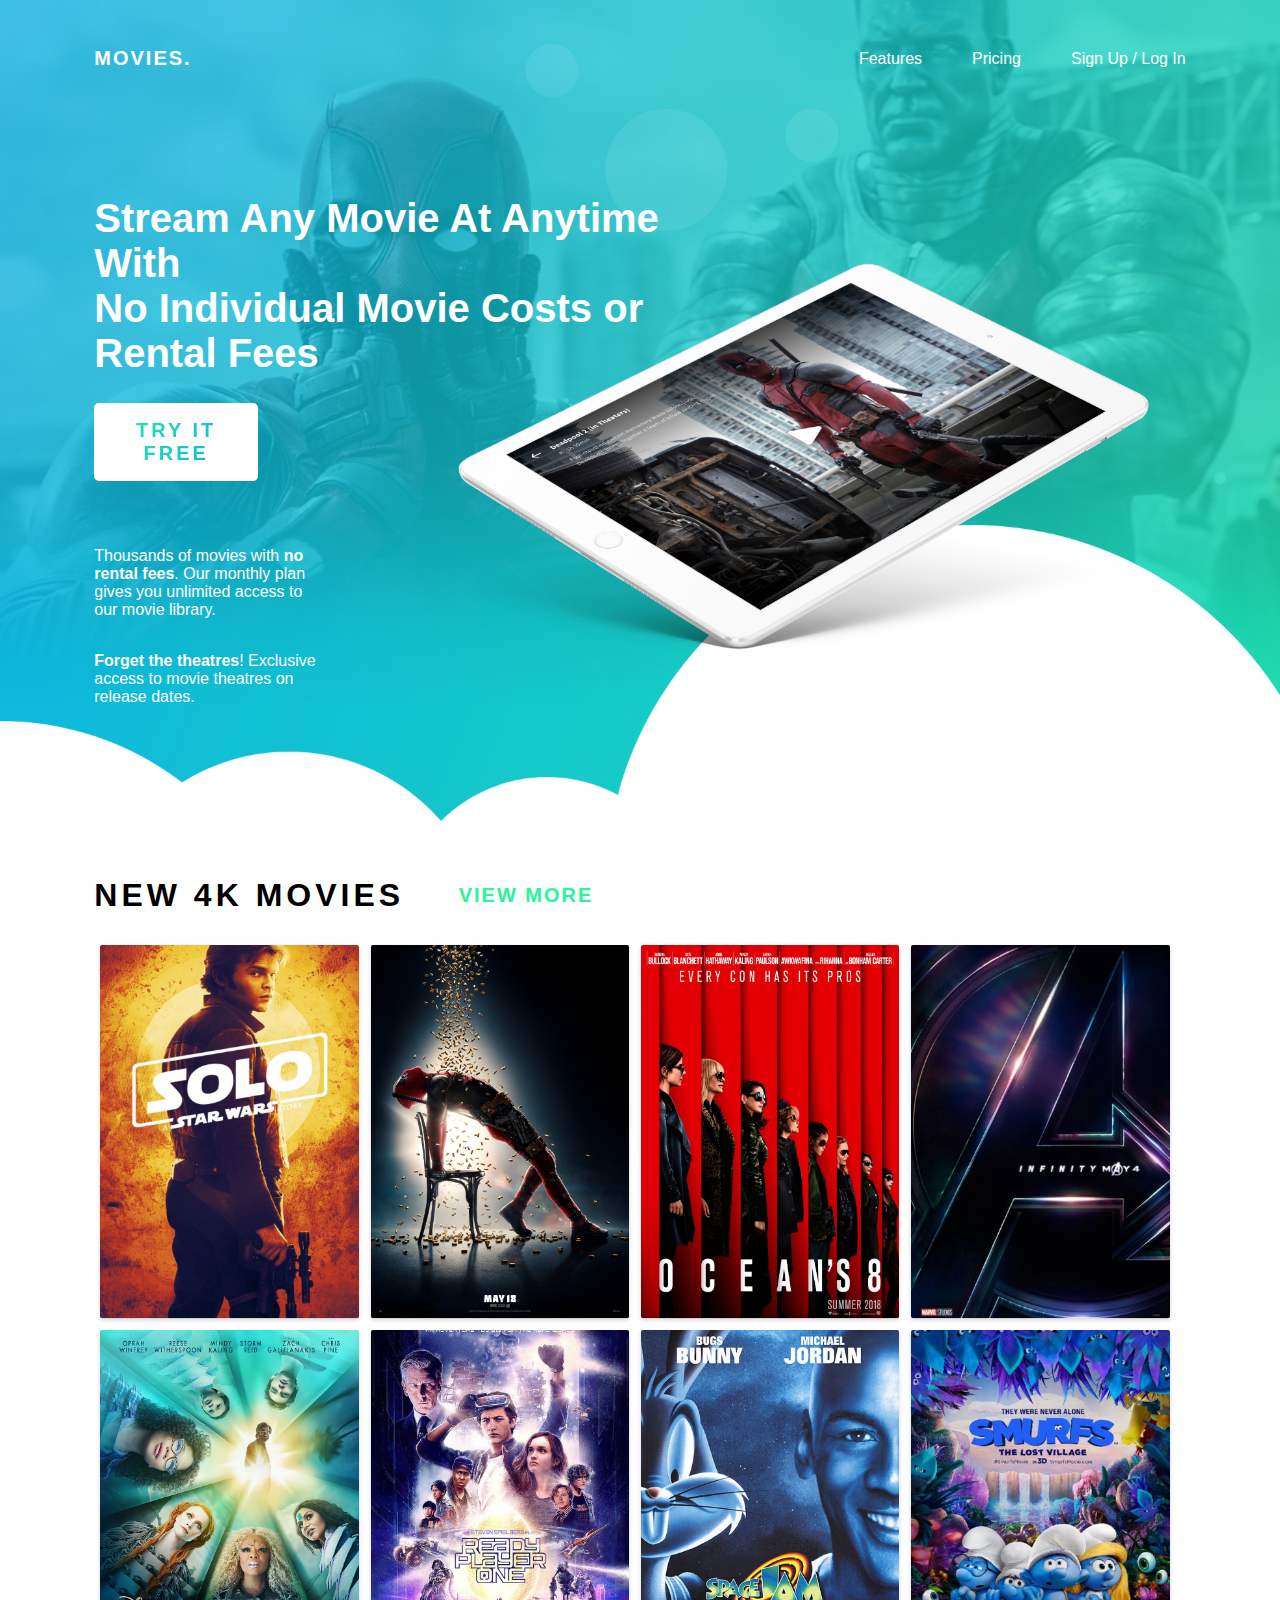
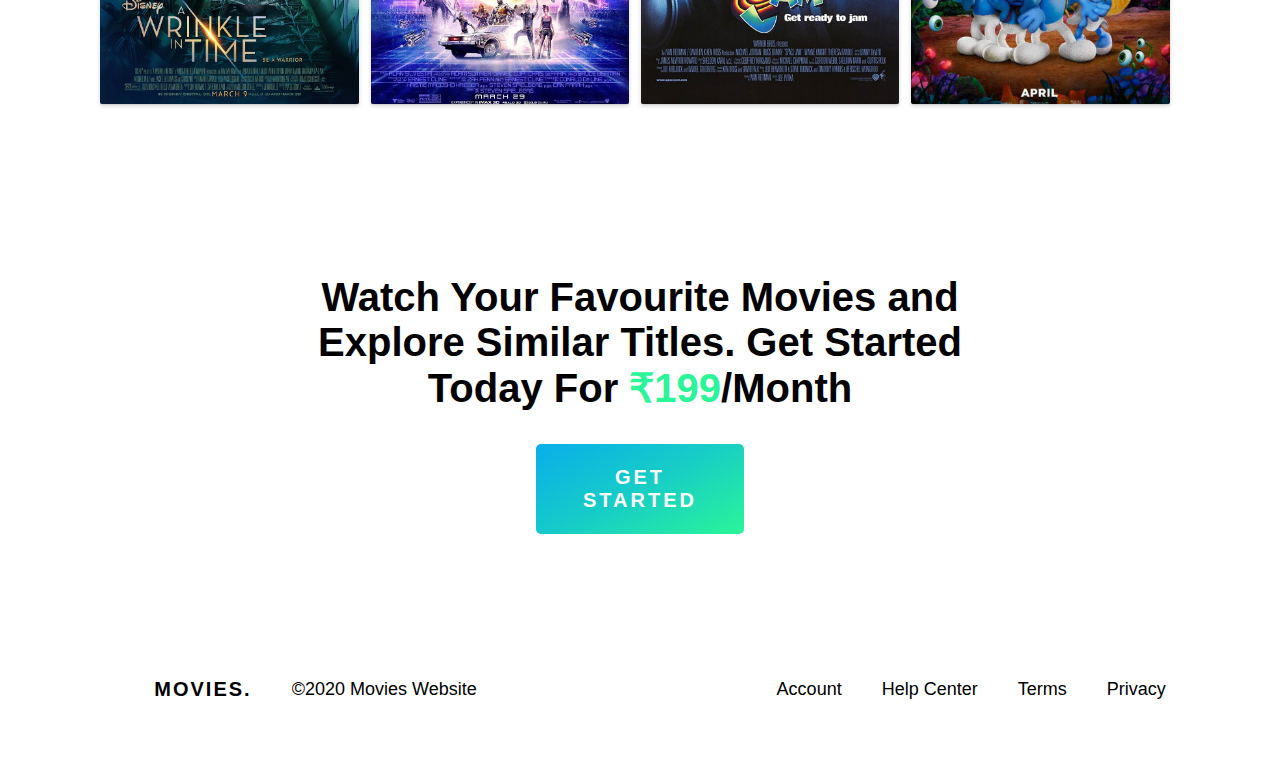
<file: index.html>
<!DOCTYPE html>
<html lang="en">
<head>
    <meta charset="UTF-8">
    <meta name="viewport" content="width=device-width, initial-scale=1.0">
    <title>Movies</title>
    <link rel="stylesheet" href="Main.css">
</head>
<body>
    <div class="container">
        <nav>
            <h5 class="logo-top">MOVIES.</h5>
            <ul class="top">
                <li>Features</li>
                <li>Pricing</li>
                <li>Sign Up / Log In</li>
            </ul>
        </nav>
        <header>
            <div class="left-contain">
            <h1 class="hero-text">Stream Any Movie At Anytime With<br>
                No Individual Movie Costs or<br>
                Rental Fees
            </h1>
            <div class="button-bg">
            <div class="button">TRY IT FREE</div>
            </div>
            <p class="paragraph-top">
                Thousands of movies with <strong>no rental fees</strong>. Our monthly plan gives you unlimited access to our movie library. 
            </p>
            <p class="paragraph-bottom ">
                <strong>Forget the theatres</strong>! Exclusive access to movie theatres on release dates. 
            </p>
        </div>
            <img class="ipad" src="Assets/ipad.png" alt="iPad showing deadpool movie">
        </header>
        <div class="movie-heading">
        <h2> NEW 4K MOVIES</h2>
            <span>VIEW MORE</span>
        </div>
        <div class="movies-container">
            <img class="poster" src="Assets/1.png" alt="Movie poster">
            <img class="poster" src="Assets/2.png" alt="Movie poster">
            <img class="poster" src="Assets/3.png" alt="Movie poster">
            <img class="poster" src="Assets/4.png" alt="Movie poster">
            <img class="poster" src="Assets/5.png" alt="Movie poster">
            <img class="poster" src="Assets/6.png" alt="Movie poster">
            <img class="poster" src="Assets/7.png" alt="Movie poster">
            <img class="poster" src="Assets/8.png" alt="Movie poster">
        </div>
        <div class="cta">
            <h1>
                Watch Your Favourite Movies and Explore Similar Titles. Get Started Today For <span>₹199</span>/Month
            </h1>
            <div class="get-started-button">
                GET STARTED
            </div>
        </div>
    </div>  
    <footer>
        <ul class="left">
            <li class="logo-bottom">MOVIES.</li>
            <li>©2020 Movies Website</li>
        </ul>
        <ul class="right">
            <li>Account</li>
            <li>Help Center</li>
            <li>Terms</li>
            <li>Privacy</li>
        </ul>
    </footer>  
</body>
</html>
</file>
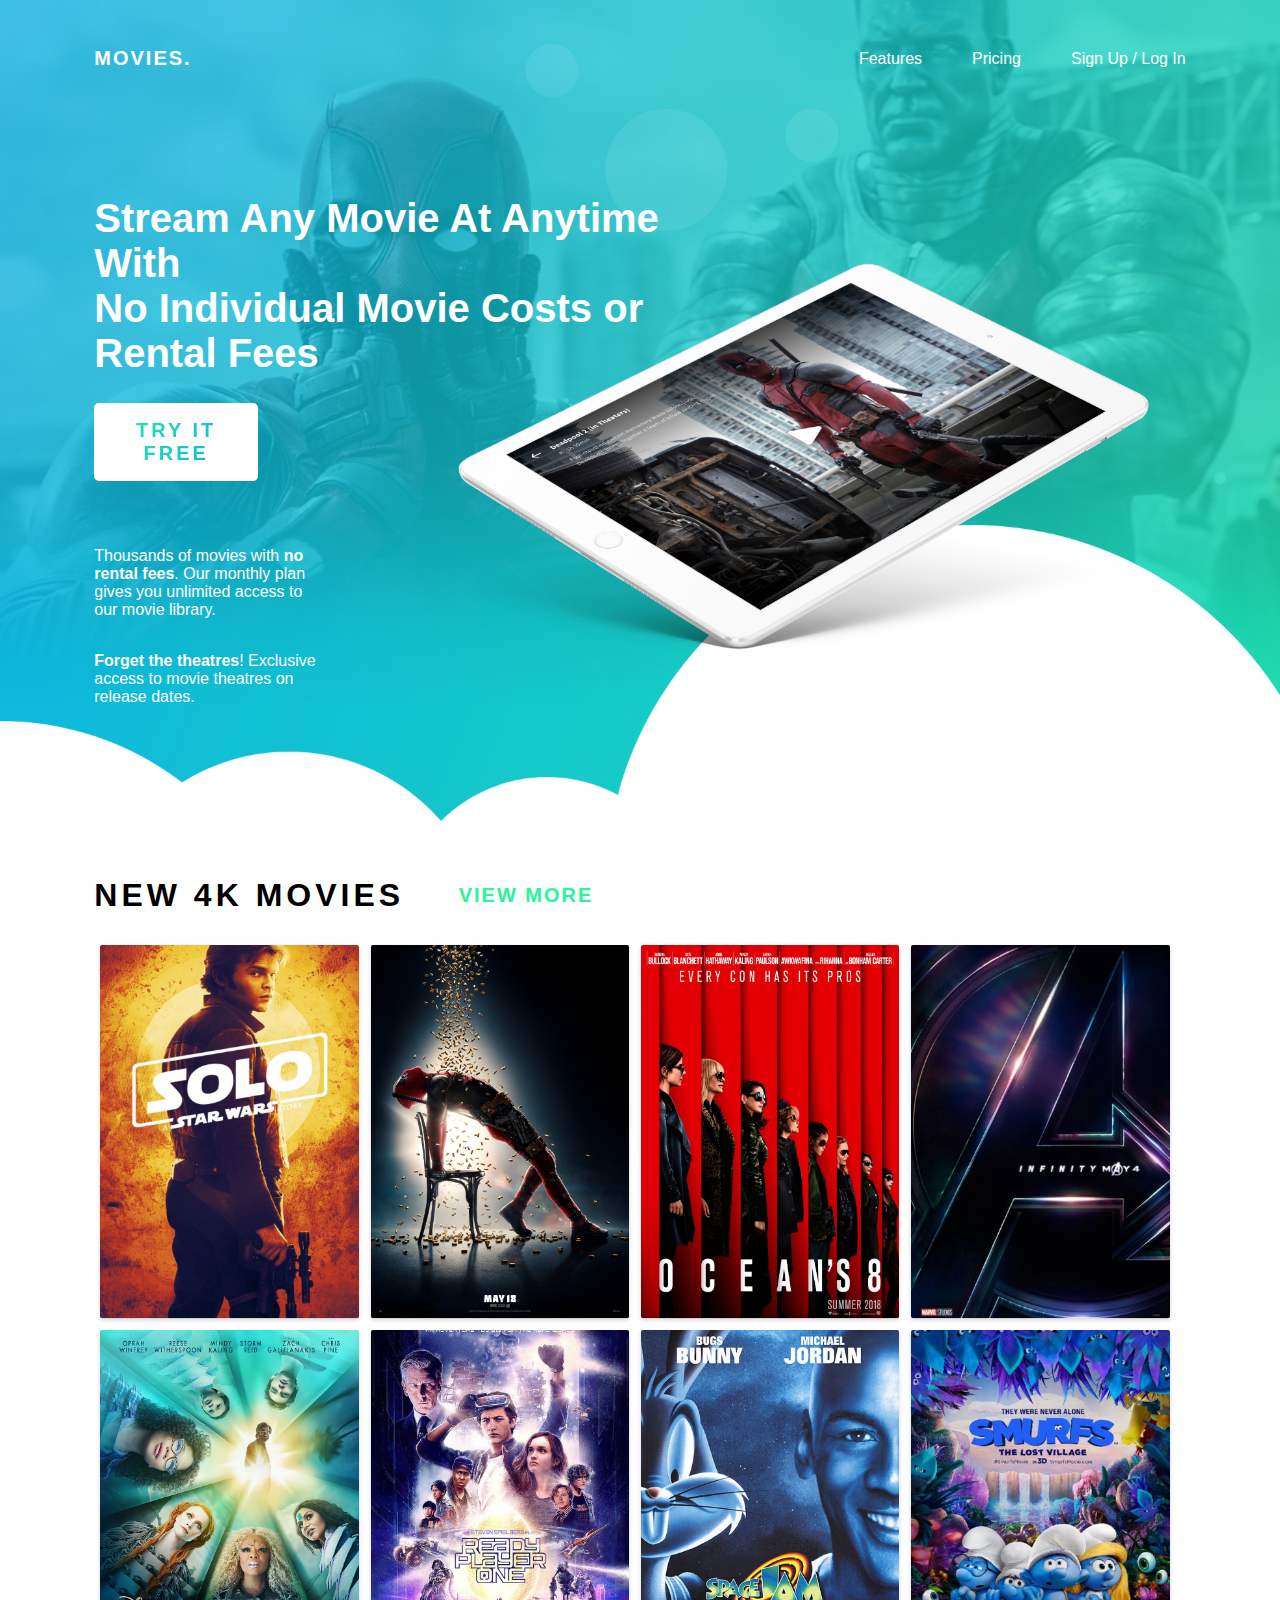
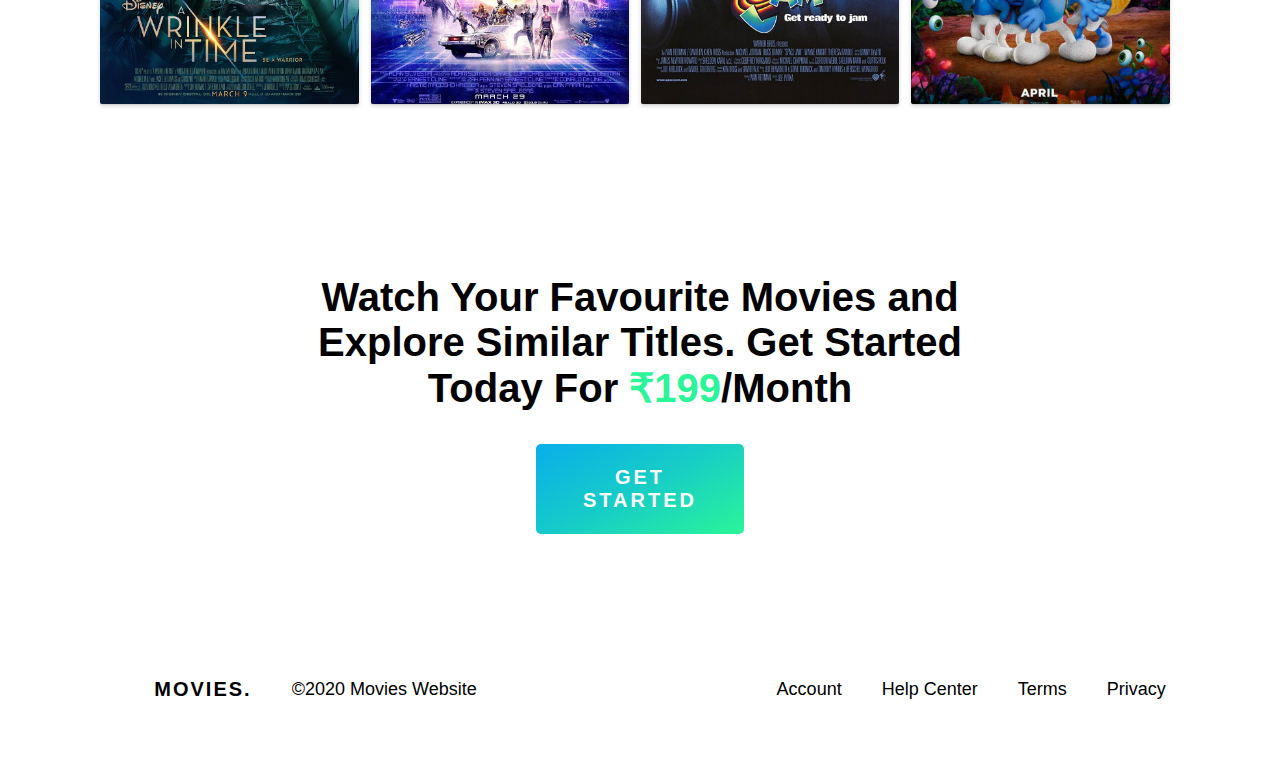
<file: Code/Index.html>
<!DOCTYPE html>
<html lang="en">
<head>
    <meta charset="UTF-8">
    <meta name="viewport" content="width=device-width, initial-scale=1.0">
    <title>Movies</title>
    <link rel="stylesheet" href="Main.css">
</head>
<body>
    <div class="container">
        <nav>
            <h5 class="logo-top">MOVIES.</h5>
            <ul class="top">
                <li>Features</li>
                <li>Pricing</li>
                <li>Sign Up / Log In</li>
            </ul>
        </nav>
        <header>
            <div class="left-contain">
            <h1 class="hero-text">Stream Any Movie At Anytime With<br>
                No Individual Movie Costs or<br>
                Rental Fees
            </h1>
            <div class="button-bg">
            <div class="button">TRY IT FREE</div>
            </div>
            <p class="paragraph-top">
                Thousands of movies with <strong>no rental fees</strong>. Our monthly plan gives you unlimited access to our movie library. 
            </p>
            <p class="paragraph-bottom ">
                <strong>Forget the theatres</strong>! Exclusive access to movie theatres on release dates. 
            </p>
        </div>
            <img class="ipad" src="Assets/ipad.png" alt="iPad showing deadpool movie">
        </header>
        <div class="movie-heading">
        <h2> NEW 4K MOVIES</h2>
            <span>VIEW MORE</span>
        </div>
        <div class="movies-container">
            <img class="poster" src="Assets/1.png" alt="Movie poster">
            <img class="poster" src="Assets/2.png" alt="Movie poster">
            <img class="poster" src="Assets/3.png" alt="Movie poster">
            <img class="poster" src="Assets/4.png" alt="Movie poster">
            <img class="poster" src="Assets/5.png" alt="Movie poster">
            <img class="poster" src="Assets/6.png" alt="Movie poster">
            <img class="poster" src="Assets/7.png" alt="Movie poster">
            <img class="poster" src="Assets/8.png" alt="Movie poster">
        </div>
        <div class="cta">
            <h1>
                Watch Your Favourite Movies and Explore Similar Titles. Get Started Today For <span>₹199</span>/Month
            </h1>
            <div class="get-started-button">
                GET STARTED
            </div>
        </div>
    </div>  
    <footer>
        <ul class="left">
            <li class="logo-bottom">MOVIES.</li>
            <li>©2020 Movies Website</li>
        </ul>
        <ul class="right">
            <li>Account</li>
            <li>Help Center</li>
            <li>Terms</li>
            <li>Privacy</li>
        </ul>
    </footer>  
</body>
</html>
</file>
<file: Main.css>
:root{
font-family: Source Sans Pro, sans-serif;
    font-size: 25px;
}
html{
    background-color: white;
    z-index: -1;
}
body{
    margin: 0;
    padding: 1px;
    background-image: url('Assets/bg.jpg');
    background-size: contain;
    background-repeat: no-repeat;
}
.container{
    margin: 1% 7.3%;
}
nav{
    color: white;
    padding: 0;
    margin: 0;
    display: flex;
    justify-content: space-between;
    align-items: center;
}
h5{
    font-size: 20px;
    letter-spacing: 2px;
}
ul.top{
    display: flex;
    list-style-type:none;
}
ul.top li {
    margin-left: 50px;
    font-size: 16px;
    font-weight: 400;
}


header{
    margin: 6% auto;
    display: flex;
    justify-content: space-between;
}
.left-contain{
    margin: 0;
}
h1.hero-text{
    width: 200%;
    font-size: 40px;
    color: white;
    margin-right: 0;
}
.button-bg{
    background-color: white;
    border-radius: 5px;
    width: 50%;
    margin-bottom: 20%;
}
.button{
    font-weight: 800;
    font-size: 20px;
    letter-spacing: 3px;
    padding: 10%;
    text-align: center;
    background: -webkit-linear-gradient(150deg, #08AEEA, #17CDC6,#2AF598);
     background-clip: text;  
    -webkit-background-clip: text;
    -webkit-text-fill-color: transparent;
}
.left-contain p{
    width: 70%;
    color: white;
    font-size: 16px;
    margin-bottom: 10%;
}
.ipad{
    width: 70%;
    margin: 0;
    padding: 0;
}
.movie-heading{
    margin-top: 10%;
    display: flex;
}
.movie-heading h2{
    margin-right: 5%;
    align-self: center;
    font-size: 32px;
    letter-spacing: 4px;
}
.movie-heading span{
    font-weight: bold;
    font-size: 20px;
    letter-spacing: 2px;
    color: #2AF598;
    align-self: center;
}
.movies-container{
    display: flex;
    flex-wrap: wrap;
    margin: 0;
    margin-right: 10px;
    margin-bottom: 15%;
}
img.poster{
    width: 25%;
}
.cta{
    display: flex;
    text-align: center;
    flex-direction: column;
}
.cta h1{
    font-size: 40px;
    margin: 0 20%;
}
.cta h1 span{
    color: #2AF598;
}
.get-started-button{
    margin-top: 3%;
    font-weight: bold;
    font-size: 20px;
    letter-spacing: 3px;
    background-image: linear-gradient(150deg, #08AEEA, #17CDC6,#2AF598);
    border-radius: 5px;
    color: white;
    padding: 2%;
    width: 15%;
    text-align: center;
    margin-bottom: 8%;
    align-self: center;
}
footer{
    margin: 1.5% 7.3%;
    display: flex;
    justify-content: space-between;
    font-size: 18px;
}
footer ul{
    display: flex;

}
footer ul li.logo-bottom{
    font-weight:bold;
    font-size: 20px;
    letter-spacing: 2px;
}
footer ul li{
    list-style-type: none;
    margin: 20px;
    align-self: center;
}
</file>
<file: Code/Main.css>
:root{
font-family: Source Sans Pro, sans-serif;
    font-size: 25px;
}
html{
    background-color: white;
    z-index: -1;
}
body{
    margin: 0;
    padding: 1px;
    background-image: url('Assets/bg.jpg');
    background-size: contain;
    background-repeat: no-repeat;
}
.container{
    margin: 1% 7.3%;
}
nav{
    color: white;
    padding: 0;
    margin: 0;
    display: flex;
    justify-content: space-between;
    align-items: center;
}
h5{
    font-size: 20px;
    letter-spacing: 2px;
}
ul.top{
    display: flex;
    list-style-type:none;
}
ul.top li {
    margin-left: 50px;
    font-size: 16px;
    font-weight: 400;
}


header{
    margin: 6% auto;
    display: flex;
    justify-content: space-between;
}
.left-contain{
    margin: 0;
}
h1.hero-text{
    width: 200%;
    font-size: 40px;
    color: white;
    margin-right: 0;
}
.button-bg{
    background-color: white;
    border-radius: 5px;
    width: 50%;
    margin-bottom: 20%;
}
.button{
    font-weight: 800;
    font-size: 20px;
    letter-spacing: 3px;
    padding: 10%;
    text-align: center;
    background: -webkit-linear-gradient(150deg, #08AEEA, #17CDC6,#2AF598);
     background-clip: text;  
    -webkit-background-clip: text;
    -webkit-text-fill-color: transparent;
}
.left-contain p{
    width: 70%;
    color: white;
    font-size: 16px;
    margin-bottom: 10%;
}
.ipad{
    width: 70%;
    margin: 0;
    padding: 0;
}
.movie-heading{
    margin-top: 10%;
    display: flex;
}
.movie-heading h2{
    margin-right: 5%;
    align-self: center;
    font-size: 32px;
    letter-spacing: 4px;
}
.movie-heading span{
    font-weight: bold;
    font-size: 20px;
    letter-spacing: 2px;
    color: #2AF598;
    align-self: center;
}
.movies-container{
    display: flex;
    flex-wrap: wrap;
    margin: 0;
    margin-right: 10px;
    margin-bottom: 15%;
}
img.poster{
    width: 25%;
}
.cta{
    display: flex;
    text-align: center;
    flex-direction: column;
}
.cta h1{
    font-size: 40px;
    margin: 0 20%;
}
.cta h1 span{
    color: #2AF598;
}
.get-started-button{
    margin-top: 3%;
    font-weight: bold;
    font-size: 20px;
    letter-spacing: 3px;
    background-image: linear-gradient(150deg, #08AEEA, #17CDC6,#2AF598);
    border-radius: 5px;
    color: white;
    padding: 2%;
    width: 15%;
    text-align: center;
    margin-bottom: 8%;
    align-self: center;
}
footer{
    margin: 1.5% 7.3%;
    display: flex;
    justify-content: space-between;
    font-size: 18px;
}
footer ul{
    display: flex;

}
footer ul li.logo-bottom{
    font-weight:bold;
    font-size: 20px;
    letter-spacing: 2px;
}
footer ul li{
    list-style-type: none;
    margin: 20px;
    align-self: center;
}
</file>
